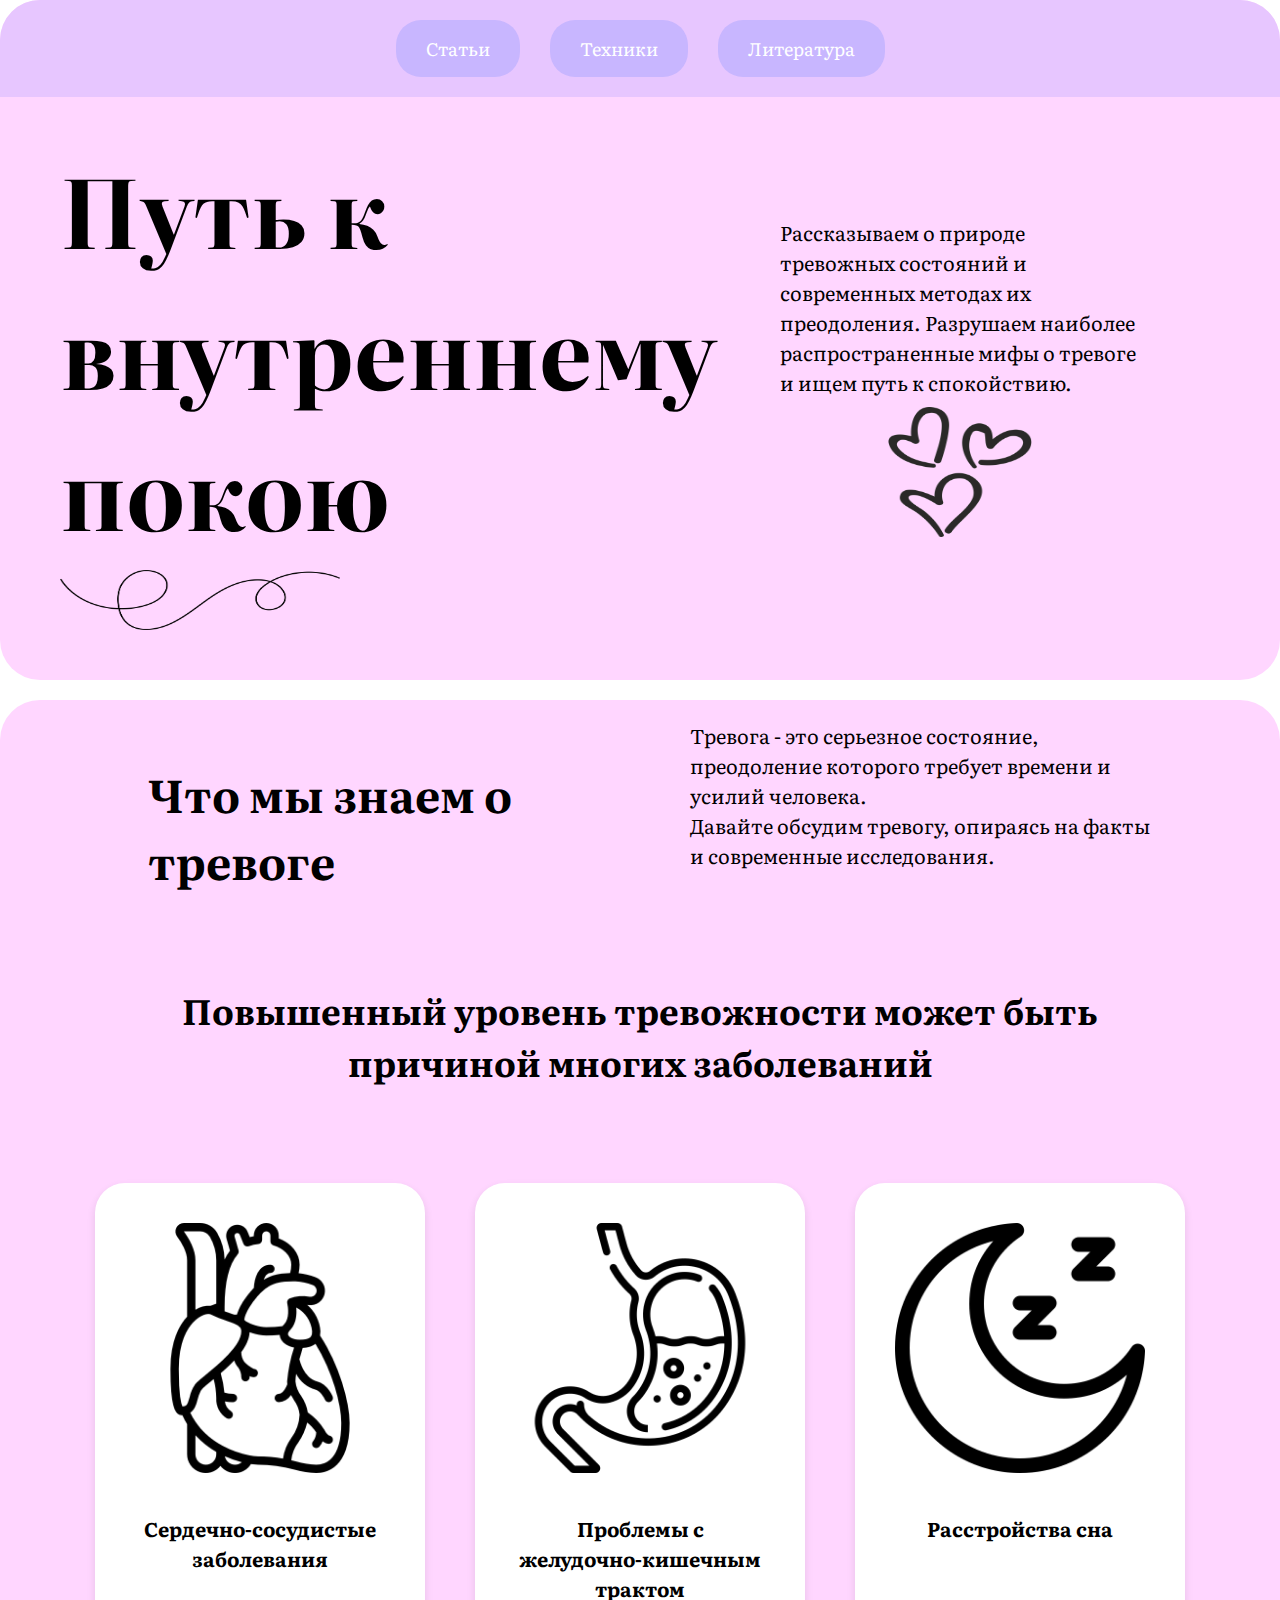
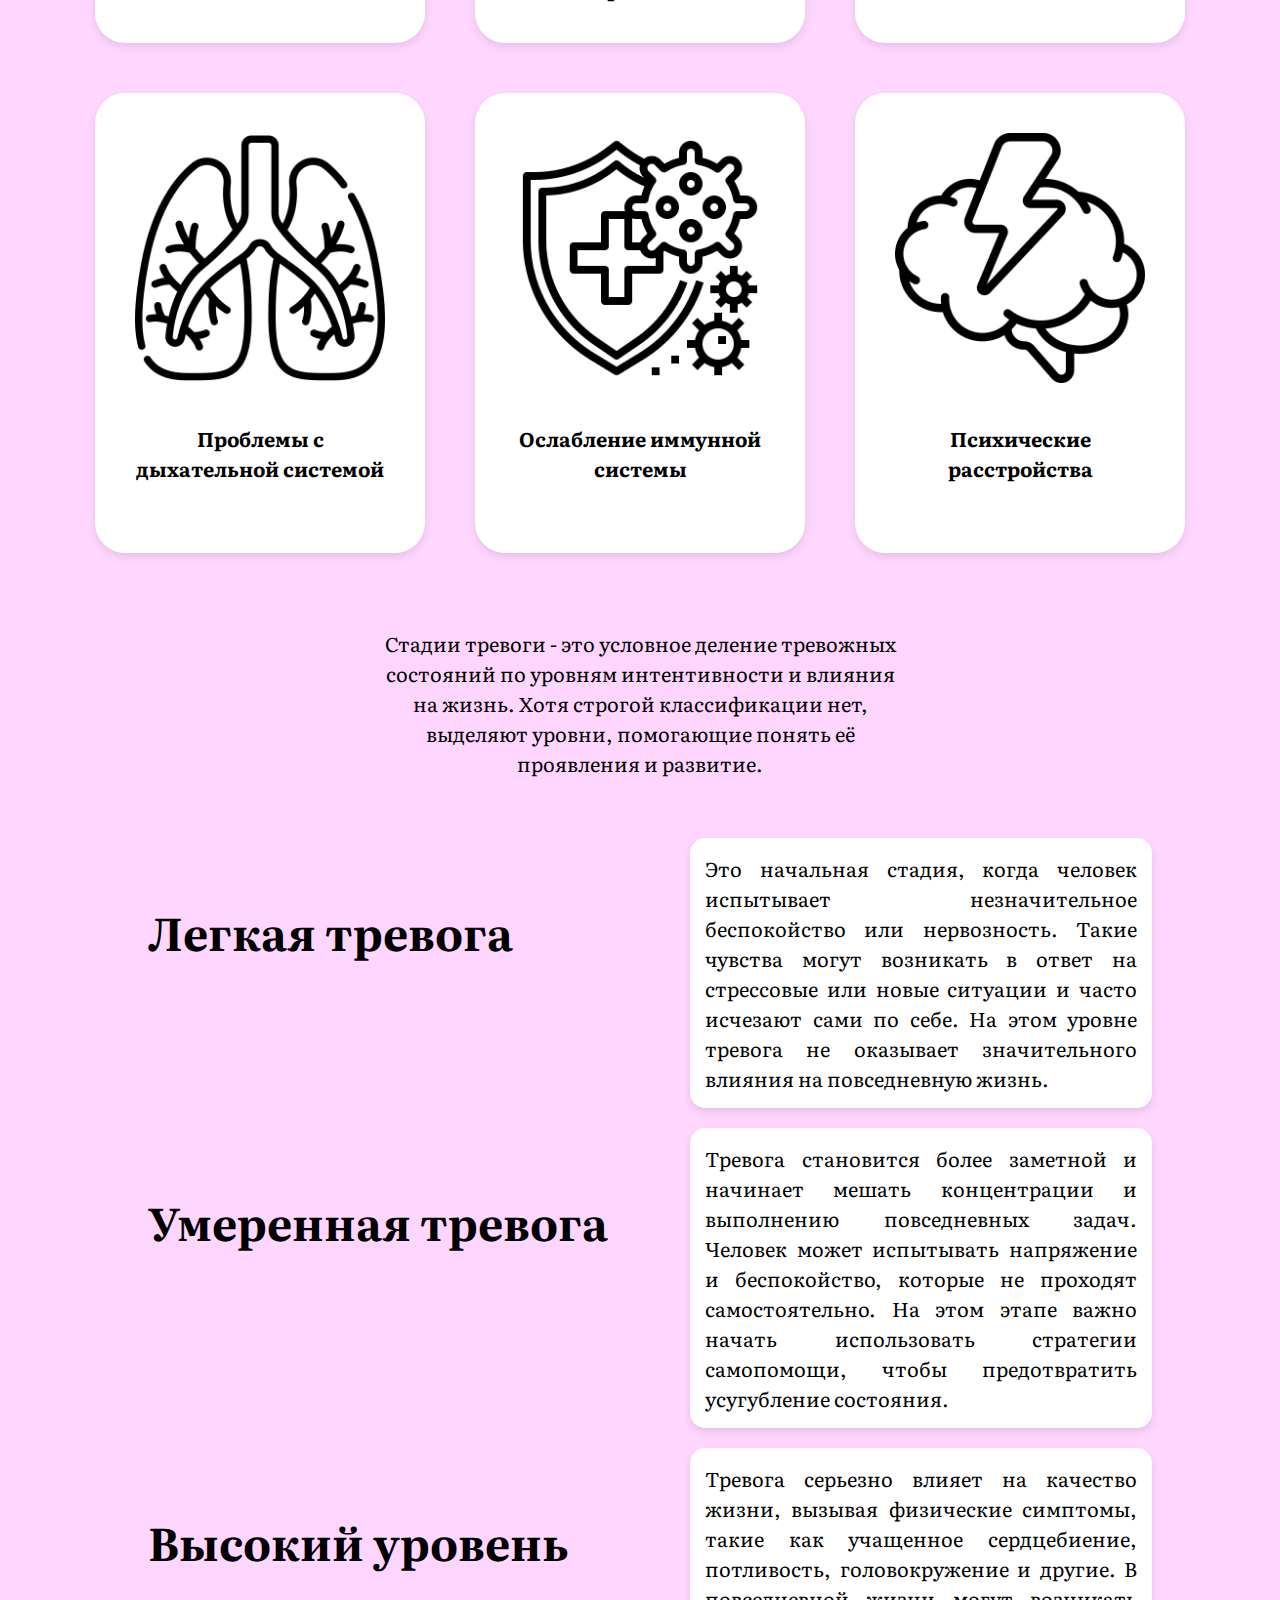
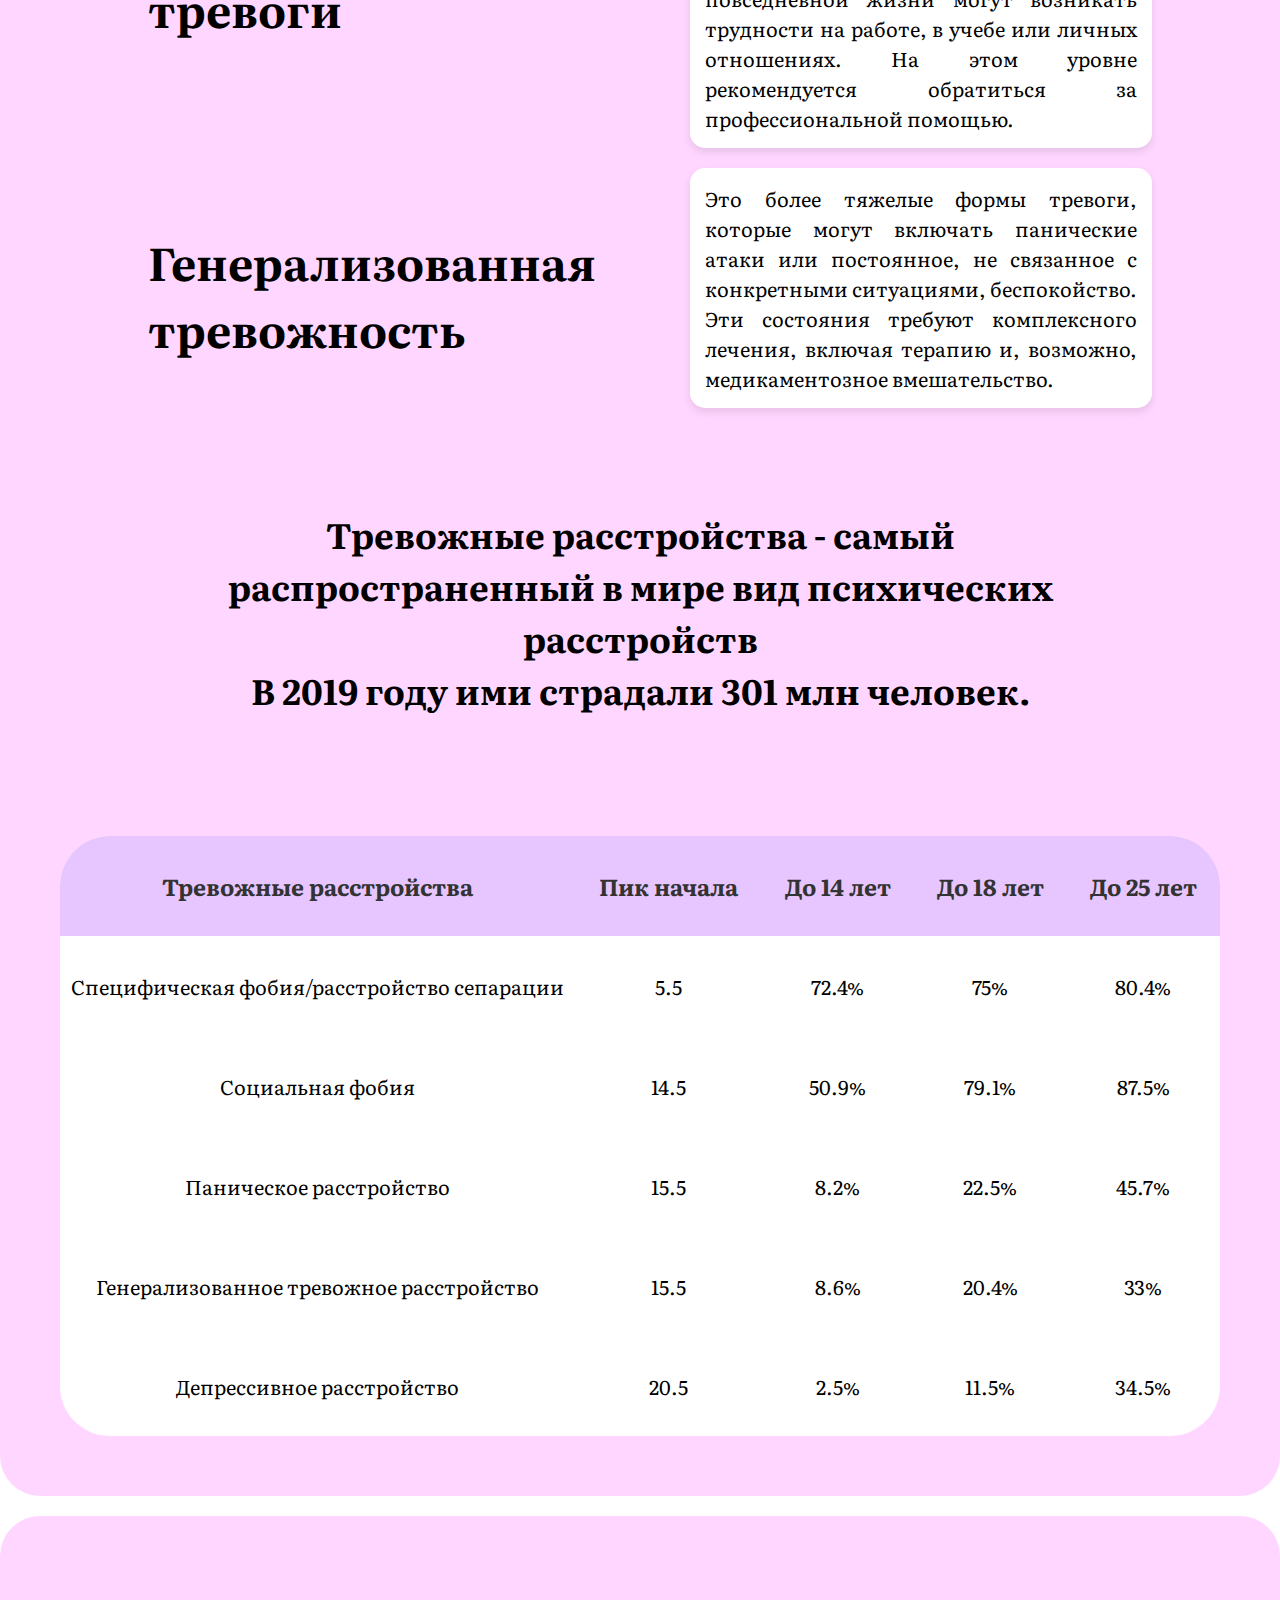
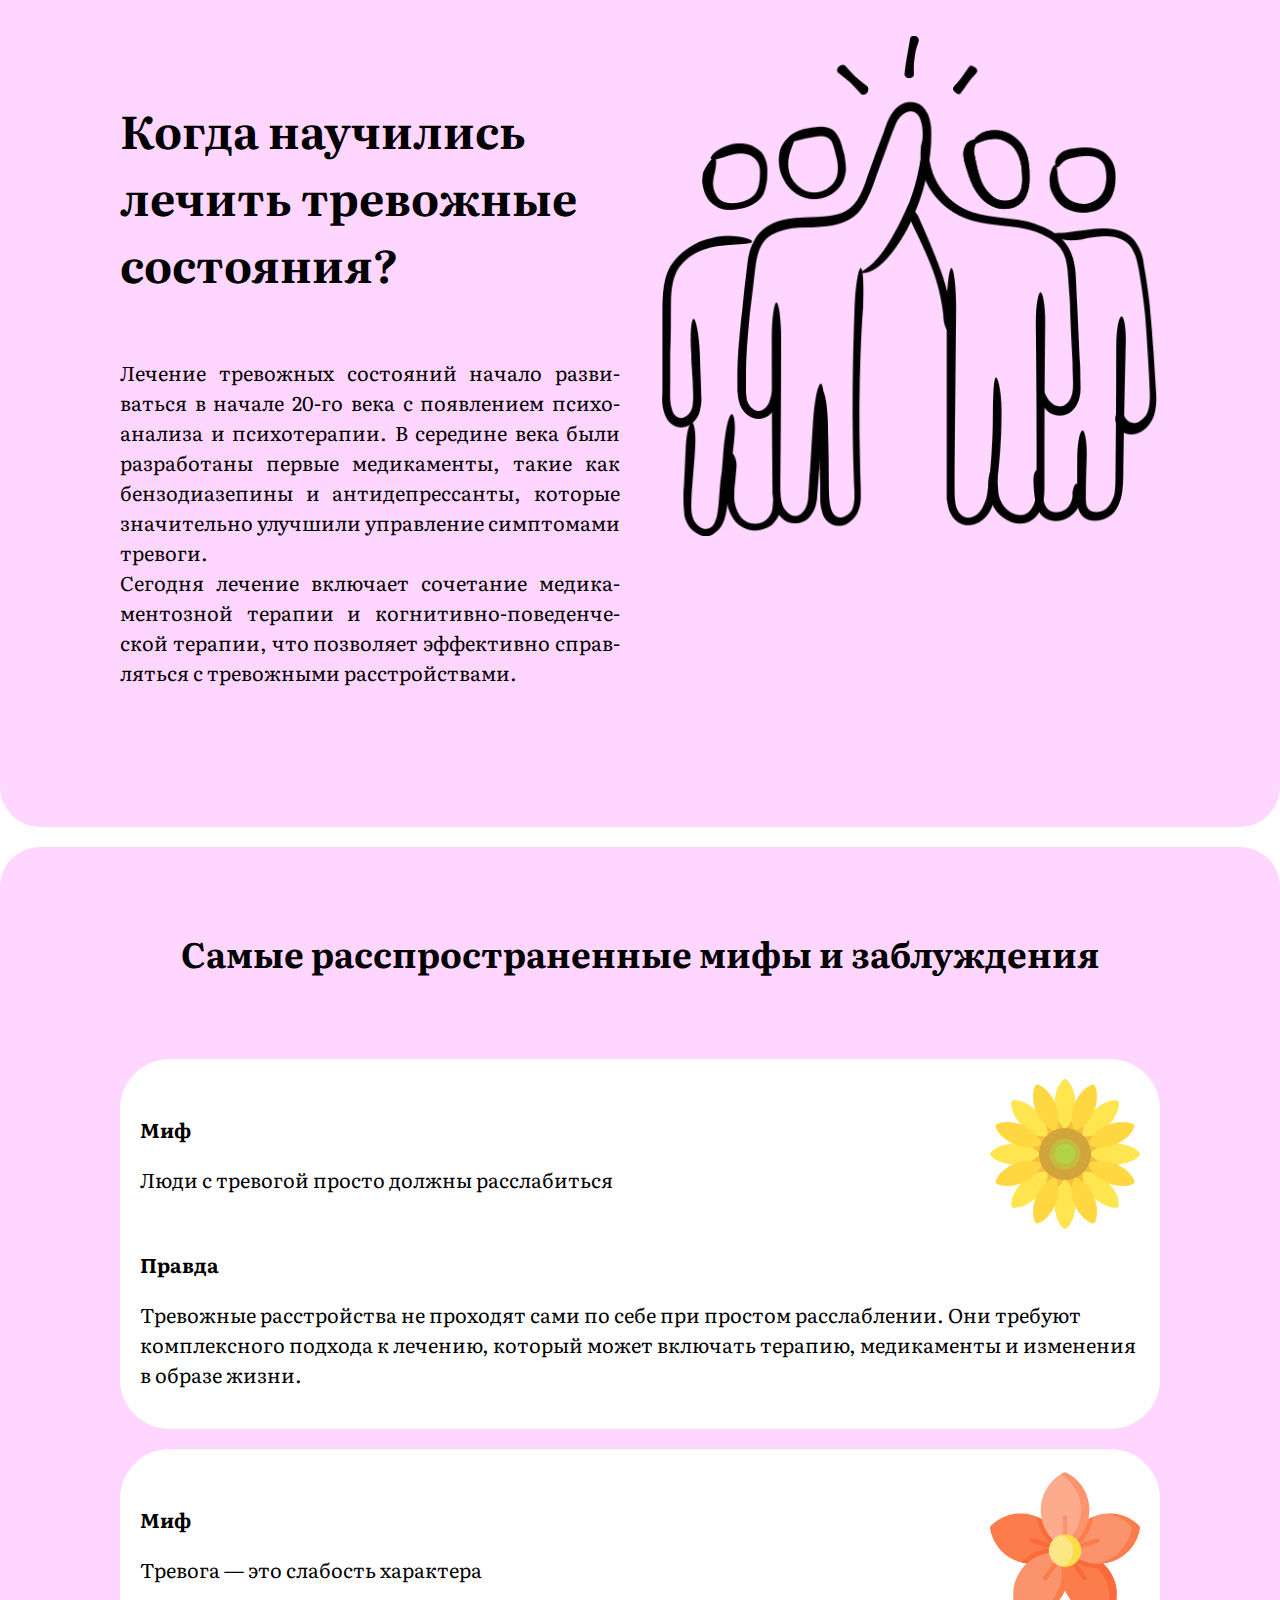
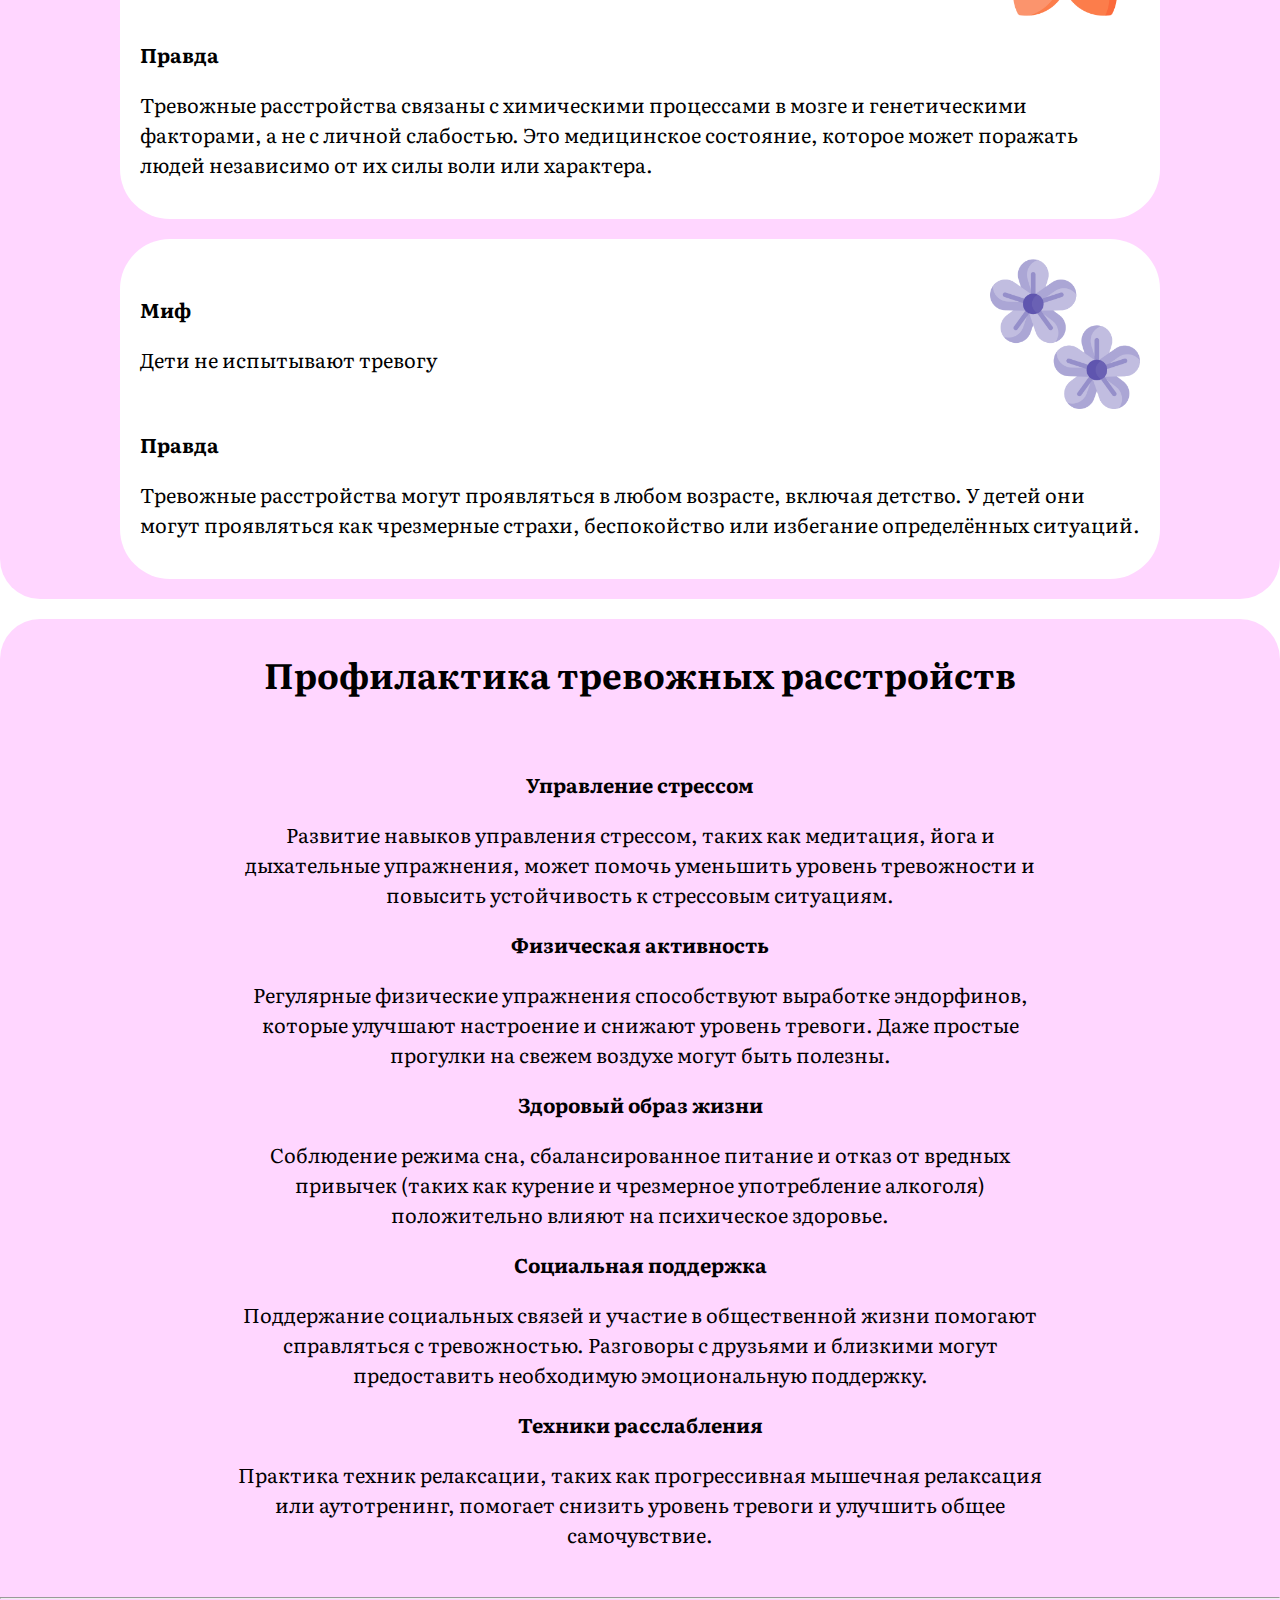
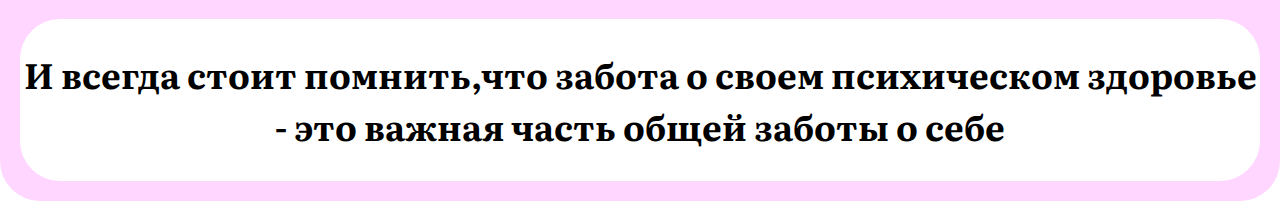
<file: index.html>
<!DOCTYPE html>
<html lang="ru">
 <head>
  <meta charset="utf-8">
  <title>Добро пожаловать</title>
  <link rel="stylesheet" href="https://fonts.googleapis.com/css2?family=Literata:wght@400;700&display=swap">
  <link rel="stylesheet" type="text/css" href="styles.css">
  <link rel="icon" type="image/x-icon" href="images/favicon.ico">
 </head>
 <body>
 <div class="content-wrapper">
 <div class="navbar">
 <button>
  <a href="статьи.html">Статьи</a>
  </button>
  <button>
  <a href="техники.html">Техники</a>
  </button>
  <button>
  <a href="литература.html">Литература</a>
  </button>
  </div>
  <div class="header-container">
   <div class="left-section">
  <h1>
  Путь к внутреннему покою
  </h1>
  <img src="images/line.png" width="280" height="60">
  </div>
  <div class="text-and-image">
  <p>
  Рассказываем о природе тревожных состояний и современных методах их преодоления. Разрушаем наиболее распространенные мифы о тревоге и ищем путь к спокойствию.
  </p>
  <center>
  <img src="images/heart.png" width="180" height="130">
  </center>
  </div>
  </div>
  </div>
  <div class="content-wrapper">
  <div class="text-container">
  <h4>
  Что мы знаем о тревоге
  </h4>
  <p>
	Тревога - это серьезное состояние, преодоление которого требует времени и усилий человека. 
	<br>
	Давайте обсудим тревогу, опираясь на факты и современные исследования.
  </p>
  </div>
  <center>
  <h2 class="compact-title">
  Повышенный уровень тревожности может быть причиной многих заболеваний
  </h2>
  </center>
  <div class="grid-container">
  <div class="grid-item">
  <div class="img-item" data-title="Продолжительная тревога может привести к повышенному артериальному давлению и увеличению риска сердечно-сосудистых заболеваний, таких как инфаркт и инсульт.">
  <img src="images/realheart.png">
  </div>
  <h3>
  Сердечно-сосудистые заболевания
  </h3>
  </div>
  <div class="grid-item">
  <center>
  <div class="img-item" data-title="Состояния тревоги могут вызвать или усугубить такие проблемы, как синдром раздраженного кишечника (СРК), язвы и гастрит.">
  <img src="images/stomach.png">
  </div>
  </center>
  <center>
  <h3>
  Проблемы с желудочно-кишечным трактом
  </h3>
  </div>
  <div class="grid-item">
  </center>
  <div class="img-item" data-title="Тревога часто приводит к бессоннице и другим нарушениям сна, что может снизить качество жизни и ухудшить общее состояние здоровья." >
  <img src="images/sleep.png">
  </div>
  <h3>
  Расстройства сна
  </h3>
  </div>
  <div class="grid-item">
  <div class="img-item" data-title="У людей с тревожными расстройствами может наблюдаться учащенное дыхание или гипервентиляция, что иногда приводит к паническим атакам." >
  <img src="images/lungs.png">
  </div>
  <h3>
  Проблемы с дыхательной системой
  </h3>
  </div>
  <div class="grid-item">
  <center>
  <div class="img-item" data-title="Хроническая тревога может ослабить иммунную систему, делая человека более восприимчивым к инфекциям и болезням." >
  <img src="images/virus.png">
  </div>
  </center>
  <center>
  <h3>
  Ослабление иммунной системы
  </h3>
  </div>
  <div class="grid-item">
  </center>
  <div class="img-item" data-title="Тревога может способствовать развитию депрессии и других психических расстройств, создавая замкнутый круг, в котором одно состояние усиливает другое." >
  <img src="images/stress.png">
  </div>
  <h3>
  Психические расстройства
  </h3>
  </div>
  </div>
  <div class="content-wrapper">
  <div class="intro-text">
  <p>
  Стадии тревоги - это условное деление тревожных состояний по уровням интентивности и влияния на жизнь. Хотя строгой классификации нет, выделяют уровни, помогающие понять её проявления и развитие. 
  </p>
  </div>
  <div class="text-container">
  <h4>
  Легкая тревога
  </h4>
  <div class="p-wrapper">
  <p>
  Это начальная стадия, когда человек испытывает незначительное беспокойство или нервозность. Такие чувства могут возникать в ответ на стрессовые или новые ситуации и часто исчезают сами по себе. На этом уровне тревога не оказывает значительного влияния на повседневную жизнь.
  </p>
  </div>
  </div>
  <div class="text-container">
  <h4>
  Умеренная тревога
  </h4>
  <div class="p-wrapper">
  <p>
  Тревога становится более заметной и начинает мешать концентрации и выполнению повседневных задач. Человек может испытывать напряжение и беспокойство, которые не проходят самостоятельно. На этом этапе важно начать использовать стратегии самопомощи, чтобы предотвратить усугубление состояния.
  </p>
  </div>
  </div>
  <div class="text-container">
  <h4>
  Высокий уровень тревоги
  </h4>
  <div class="p-wrapper">
  <p>
  Тревога серьезно влияет на качество жизни, вызывая физические симптомы, такие как учащенное сердцебиение, потливость, головокружение и другие. В повседневной жизни могут возникать трудности на работе, в учебе или личных отношениях. На этом уровне рекомендуется обратиться за профессиональной помощью.
  </p>
  </div>
  </div>
  <div class="text-container">
  <h4>
  Генерализованная тревожность
  </h4>
  <div class="p-wrapper">
  <p>
  Это более тяжелые формы тревоги, которые могут включать панические атаки или постоянное, не связанное с конкретными ситуациями, беспокойство. Эти состояния требуют комплексного лечения, включая терапию и, возможно, медикаментозное вмешательство.
  </p>
  </div>
  </div>
  </div>
  <center>
  <h2 class="compact-title">
  Тревожные расстройства - самый распространенный в мире вид психических расстройств<br>В 2019 году ими страдали 301 млн человек.
  </h2>
  </center>
  <div class="content-wrapper">
  <div class="text-and-table-container">
  <div class="text-content">
  <table class="table-style">
  <thead>
   <tr>
    <th>Тревожные расстройства</th>
	<th>Пик начала</th>
	<th>До 14 лет</th>
	<th>До 18 лет</th>
	<th>До 25 лет</th>
   </tr>
   </thead>
   <tbody>
   <tr>
    <td>Специфическая фобия/расстройство сепарации</td>
	<td>5.5</td>
	<td>72.4%</td>
	<td>75%</td>
	<td>80.4%</td>
   </tr>
   <tr>
    <td>Социальная фобия</td>
	<td>14.5</td>
	<td>50.9%</td>
	<td>79.1%</td>
	<td>87.5%</td>
   </tr>
   <tr>
    <td>Паническое расстройство</td>
	<td>15.5</td>
	<td>8.2%</td>
	<td>22.5%</td>
	<td>45.7%</td>
   </tr>
   <tr>
    <td>Генерализованное тревожное расстройство</td>
	<td>15.5</td>
	<td>8.6%</td>
	<td>20.4%</td>
	<td>33%</td>
   </tr>
   <tr>
    <td>Депрессивное расстройство</td>
	<td>20.5</td>
	<td>2.5%</td>
	<td>11.5%</td>
	<td>34.5%</td>
   </tr>
   </tbody>
  </table>
  </div>
  </div>
  </div>
  </div>
  <div class="content-wrapper">
  <div class="text-and-image-container">
  <div class="text-section">
  <h4>
  Когда научились лечить тревожные состояния?
  </h4>
  <p>
  Лечение тревожных состояний начало развиваться в начале 20-го века с появлением психоанализа и психотерапии. В середине века были разработаны первые медикаменты, такие как бензодиазепины и антидепрессанты, которые значительно улучшили управление симптомами тревоги. <br> Сегодня лечение включает сочетание медикаментозной терапии и когнитивно-поведенческой терапии, что позволяет эффективно справляться с тревожными расстройствами.
  </p>
  </div>
  <div class="image-section">
  <img src="images/group.png" width="500">
  </div>
  </div>
  </div>
  
  <div class="content-wrapper">
  <h2 class="compact-title">
  Самые расспространенные мифы и заблуждения
  </h2>
  <div class="myth-block">
  <div class="myth-content">
  <div>
  <h3>
  Миф
  </h3>
  <p>
  Люди с тревогой просто должны расслабиться
  </p>
  </div>
  <img src="images/sunflower.png">
  </div>
  <div class="truth-content">
  <h3>
  Правда
  </h3>
  <p>
  Тревожные расстройства не проходят сами по себе при простом расслаблении. Они требуют комплексного подхода к лечению, который может включать терапию, медикаменты и изменения в образе жизни.
  </p>
  </div>
  </div>
  
  <div class="myth-block">
  <div class="myth-content">  
  <div>
  <h3>
  Миф
  </h3>
  <p>
  Тревога — это слабость характера
  </p>
  </div>
  <img src="images/flower.png">
  </div>
  <div class="truth-content">
  <h3>
  Правда
  </h3>
  <p>
  Тревожные расстройства связаны с химическими процессами в мозге и генетическими факторами, а не с личной слабостью. Это медицинское состояние, которое может поражать людей независимо от их силы воли или характера.
  </p>
  </div>
  </div>
  
  <div class="myth-block">
  <div class="myth-content">
  <div>
  <h3>
  Миф
  </h3>
  <p>
  Дети не испытывают тревогу
  </p>
  </div>
  <img src="images/blue-flowers.png">
  </div>
  <div class="truth-content">
  <h3>
  Правда
  </h3>
  <p>
  Тревожные расстройства могут проявляться в любом возрасте, включая детство. У детей они могут проявляться как чрезмерные страхи, беспокойство или избегание определённых ситуаций.
  </p>
  </div>
  </div>
  </div>
  <div class="content-wrapper">
  <center>
  <h2>
  Профилактика тревожных расстройств
  </h2>
  <div class="text-center">
  <h3>
  Управление стрессом
  </h3>
  <p>
  Развитие навыков управления стрессом, таких как медитация, йога и дыхательные упражнения, может помочь уменьшить уровень тревожности и повысить устойчивость к стрессовым ситуациям.
  </p>
  <h3>
  Физическая активность
  </h3>
  <p>
  Регулярные физические упражнения способствуют выработке эндорфинов, которые улучшают настроение и снижают уровень тревоги. Даже простые прогулки на свежем воздухе могут быть полезны.
  </p>
  <h3>
  Здоровый образ жизни
  </h3>
  <p>
  Соблюдение режима сна, сбалансированное питание и отказ от вредных привычек (таких как курение и чрезмерное употребление алкоголя) положительно влияют на психическое здоровье.
  </p>
  <h3>
  Социальная поддержка
  </h3>
  <p>
  Поддержание социальных связей и участие в общественной жизни помогают справляться с тревожностью. Разговоры с друзьями и близкими могут предоставить необходимую эмоциональную поддержку.
  </p>
  <h3>
  Техники расслабления
  </h3>
  <p>
  Практика техник релаксации, таких как прогрессивная мышечная релаксация или аутотренинг, помогает снизить уровень тревоги и улучшить общее самочувствие.
  </p>
  </div>
  </center>
  
  <hr>
  <center>
  <div class="fff">
  <h2>
  И всегда стоит помнить,что забота о своем психическом здоровье - это важная часть общей заботы о себе
  </h2>
  </div>
  </center>
  </div>
 </body>
</html>
</file>
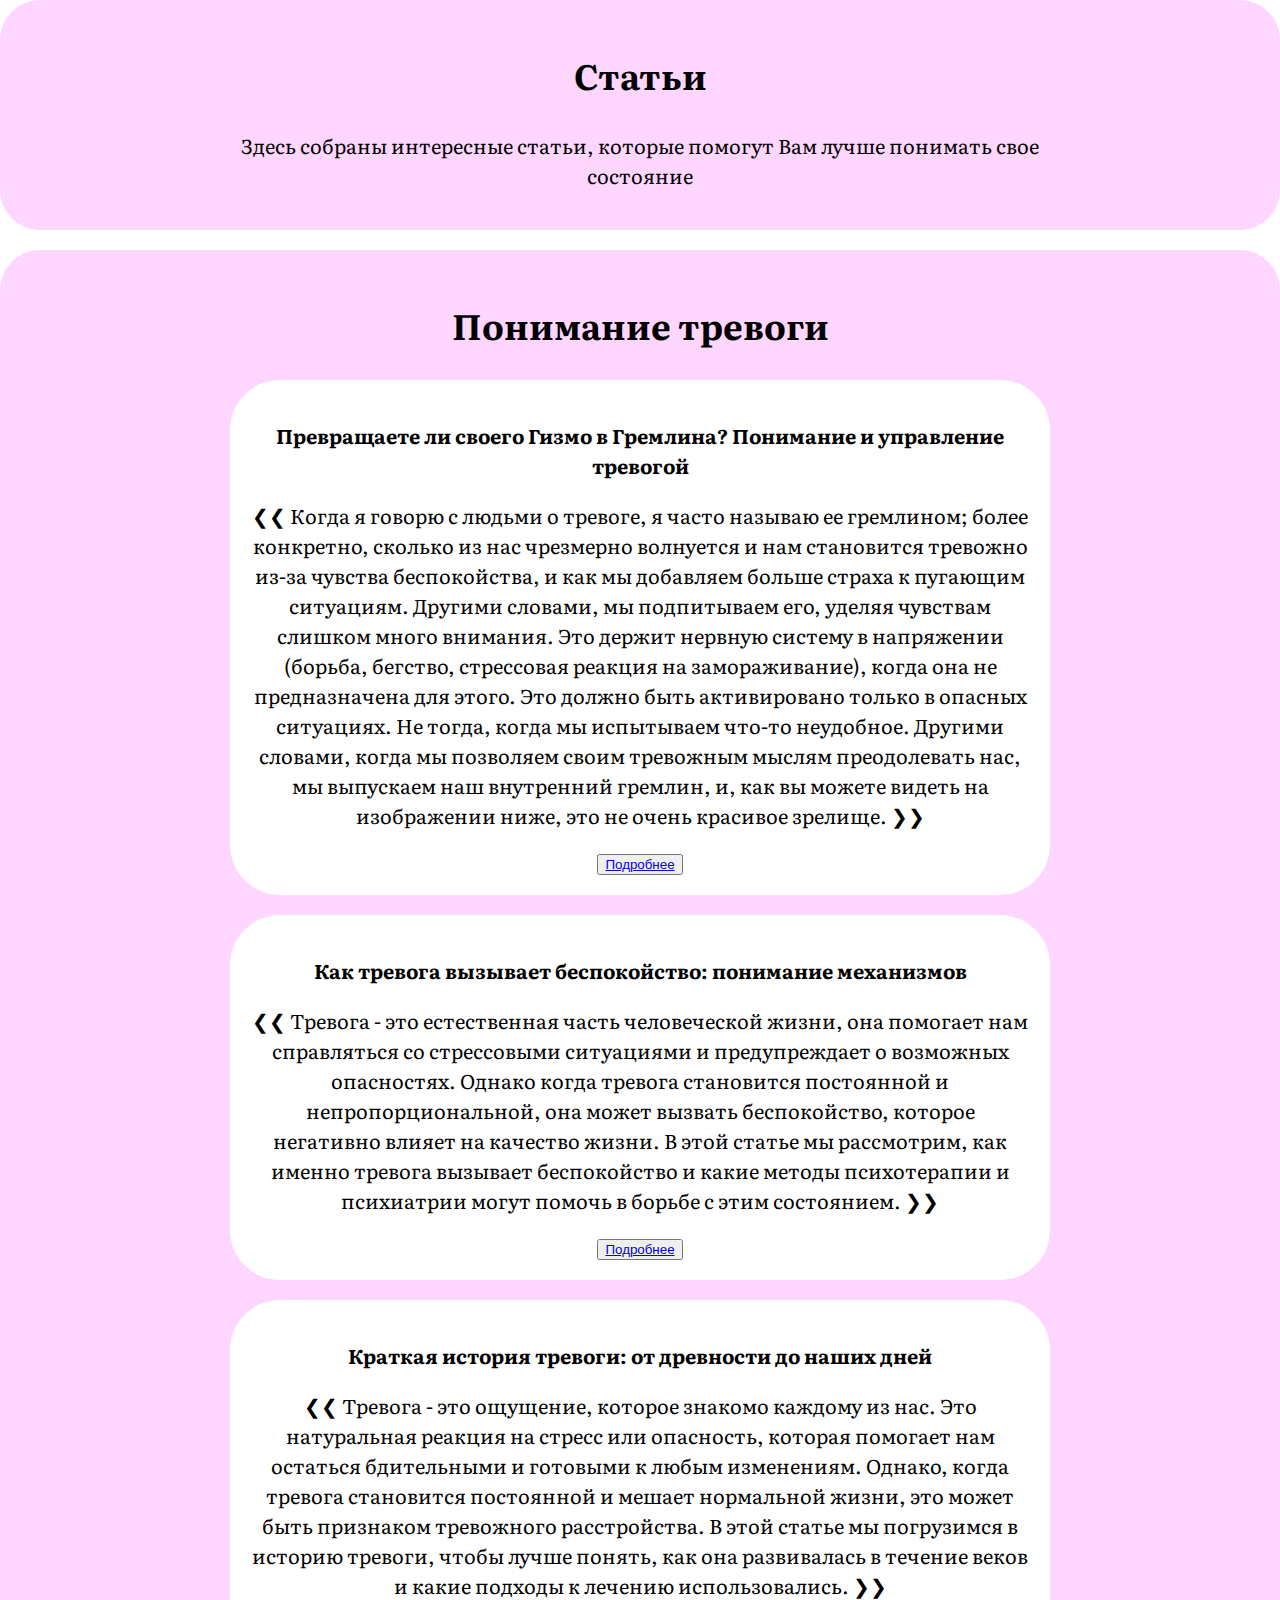
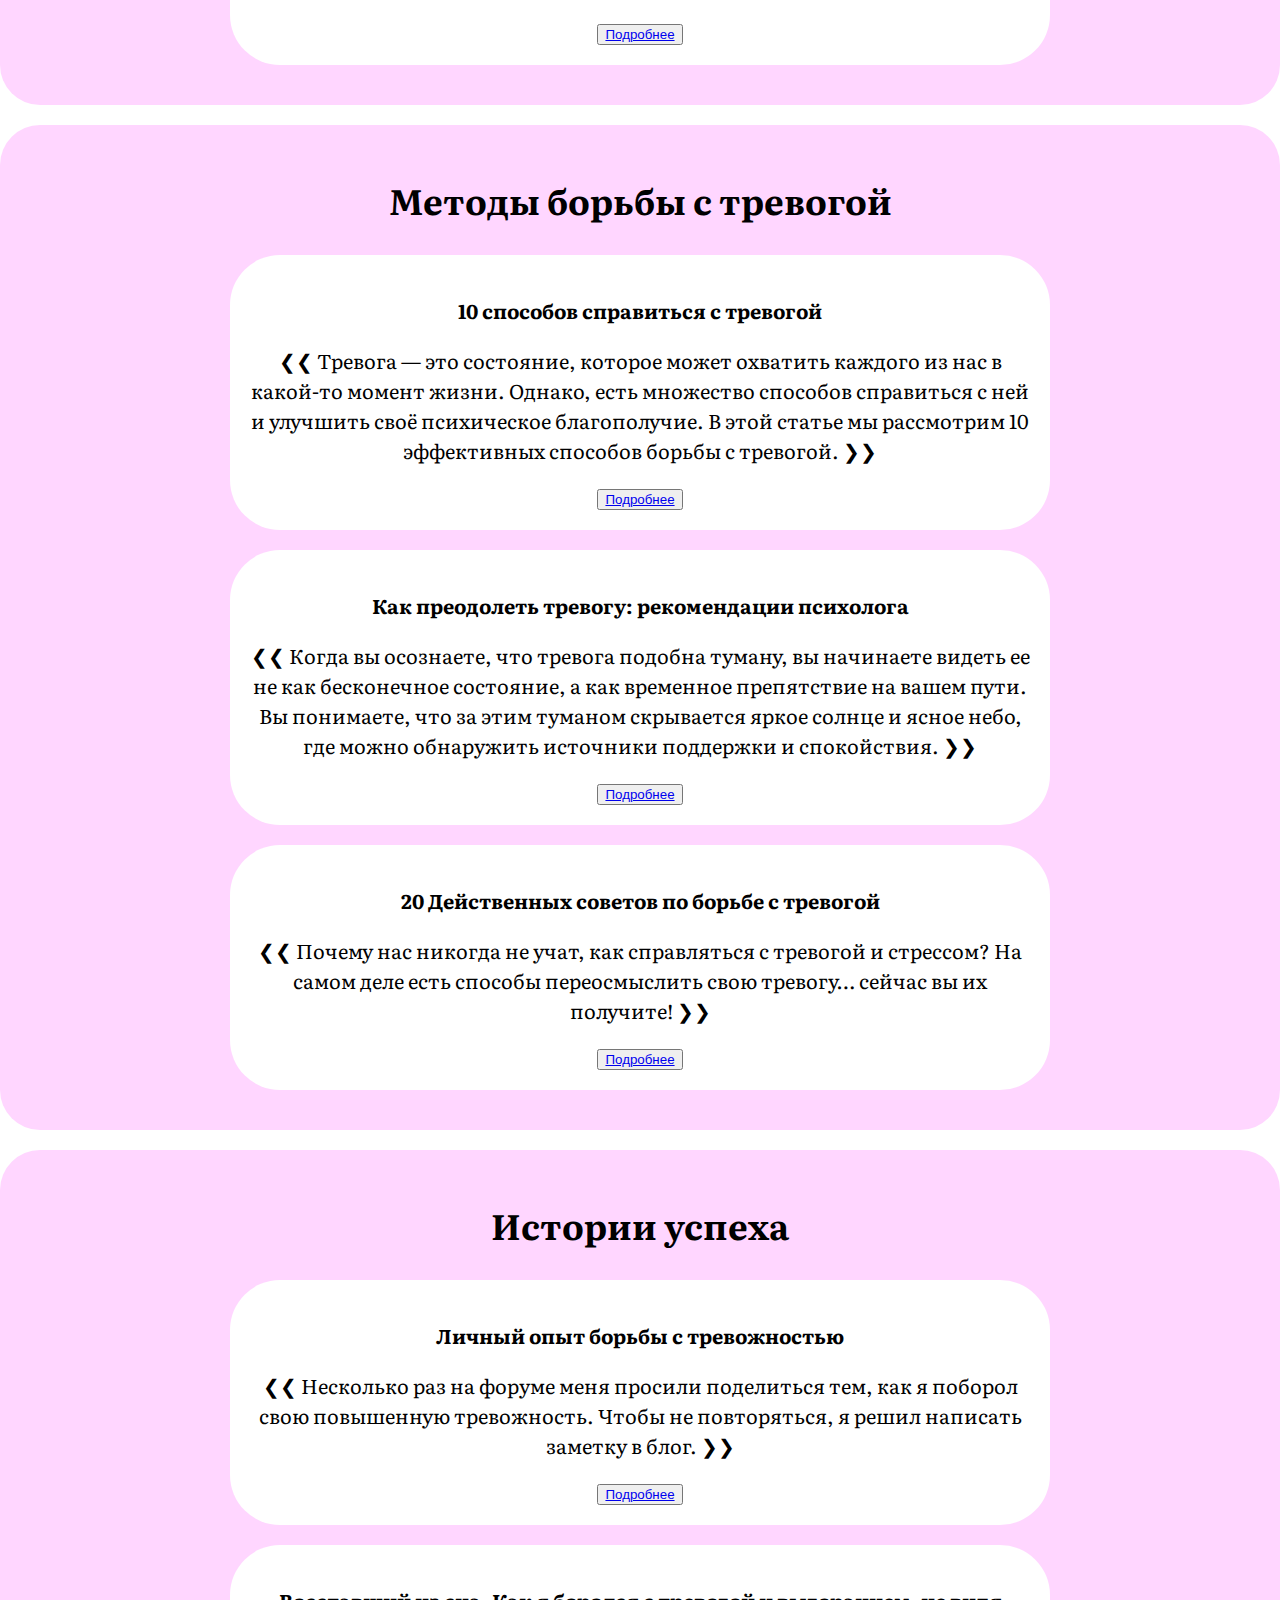
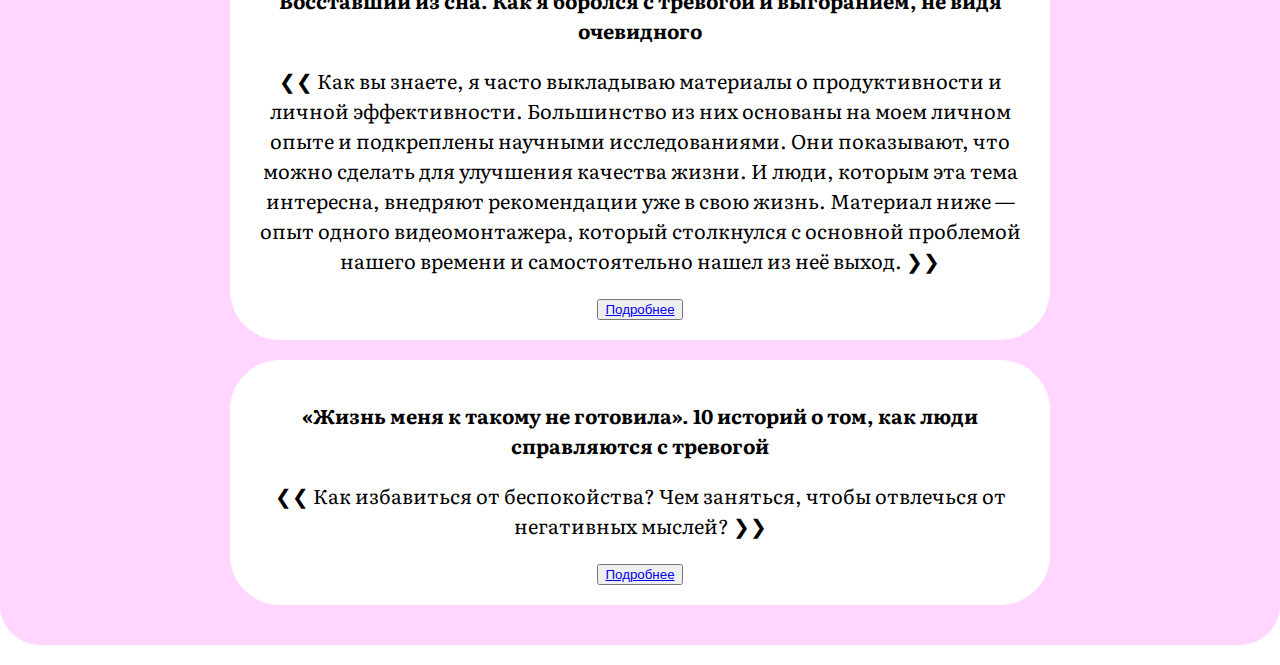
<file: статьи.html>
<!DOCTYPE html>
<html>
<head>
 <meta charset="utf-8">
 <title>Статьи</title>
 <link rel="stylesheet" href="https://fonts.googleapis.com/css2?family=Literata:wght@400;700&display=swap">
 <link rel="stylesheet" type="text/css" href="styles.css">
 <link rel="icon" type="image/x-icon" href="images/favicon.ico">
</head>
<body>
 <div class="content-wrapper">
 <div class="text-center">
 <center>
 <h2>Статьи</h2>
 <p>Здесь собраны интересные статьи, которые помогут Вам лучше понимать свое состояние</p>
 </center>
 </div>
 </div>
 
 <div class="content-wrapper">
 <div class="text-center">
 <center>
 <h2>Понимание тревоги</h2>
 </center>
 <div class="myth-block">
 <center>
 <h3>Превращаете ли своего Гизмо в Гремлина? Понимание и управление тревогой</h3>
 <p>❮❮ Когда я говорю с людьми о тревоге, я часто называю ее гремлином; более конкретно, сколько из нас чрезмерно волнуется и нам 
 становится тревожно из-за чувства беспокойства, и как мы добавляем больше страха к пугающим ситуациям. Другими словами, мы подпитываем его, 
 уделяя чувствам слишком много внимания. Это держит нервную систему в напряжении (борьба, бегство, стрессовая реакция на замораживание), 
 когда она не предназначена для этого. Это должно быть активировано только в опасных ситуациях. Не тогда, когда мы испытываем что-то неудобное.
 Другими словами, когда мы позволяем своим тревожным мыслям преодолевать нас, мы выпускаем наш внутренний гремлин, и, 
 как вы можете видеть на изображении ниже, это не очень красивое зрелище. ❯❯</p>
 <div class="link">
 <button>
 <a href="https://patientworthy.com/ru/2021/07/13/превращение-гизмо-гремлин-понимание/">Подробнее</a>
 </button>
 </div>
 </center>
 </div>
 
 <div class="myth-block">
 <center>
 <h3>Как тревога вызывает беспокойство: понимание механизмов</h3>
 <p>❮❮ Тревога - это естественная часть человеческой жизни, она помогает нам справляться со стрессовыми ситуациями и предупреждает о возможных опасностях. 
 Однако когда тревога становится постоянной и непропорциональной, она может вызвать беспокойство, которое негативно влияет на качество жизни.
 В этой статье мы рассмотрим, как именно тревога вызывает беспокойство и какие методы психотерапии и психиатрии 
 могут помочь в борьбе с этим состоянием. ❯❯</p>
 <div class="link">
 <button>
 <a href="https://neirology.com/blog/kak-trevoga-vyzyvaet-bespokojstvo-ponimanie-mehanizmov">Подробнее</a>
 </button>
 </div>
 </center>
 </div>
 
 <div class="myth-block">
 <center>
 <h3>Краткая история тревоги: от древности до наших дней</h3>
 <p>❮❮ Тревога - это ощущение, которое знакомо каждому из нас. Это натуральная реакция на стресс или опасность, 
 которая помогает нам остаться бдительными и готовыми к любым изменениям. Однако, когда тревога становится постоянной и мешает нормальной жизни, 
 это может быть признаком тревожного расстройства. 
 В этой статье мы погрузимся в историю тревоги, чтобы лучше понять, как она развивалась в течение веков и какие подходы к лечению использовались. ❯❯</p>
 <div class="link">
 <button>
 <a href="https://ekb.neirology.com/blog/kratkaya-istoriya-trevogi-ot-drevnosti-do-nashih-dnej">Подробнее</a>
 </button>
 </div>
 </center>
 </div>
 </div>
 </div>
 
 <div class="content-wrapper">
 <div class="text-center">
 <center>
 <h2>Методы борьбы с тревогой</h2>
 </center>
 <div class="myth-block">
 <center>
 <h3>10 способов справиться с тревогой</h3>
 <p>❮❮ Тревога — это состояние, которое может охватить каждого из нас в какой-то момент жизни. Однако, 
 есть множество способов справиться с ней и улучшить своё психическое благополучие. В этой статье мы рассмотрим 
 10 эффективных способов борьбы с тревогой. ❯❯</p>
 <div class="link">
 <button>
 <a href="https://www.b17.ru/article/484012/">Подробнее</a>
 </button>
 </div>
 </center>
 </div>
 
 <div class="myth-block">
 <center>
 <h3>Как преодолеть тревогу: рекомендации психолога</h3>
 <p>❮❮ Когда вы осознаете, что тревога подобна туману, вы начинаете видеть ее не как бесконечное состояние, а как временное препятствие на вашем пути. 
 Вы понимаете, что за этим туманом скрывается яркое солнце и ясное небо, где можно обнаружить источники поддержки и спокойствия. ❯❯</p>
 <div class="link">
 <button>
 <a href="https://www.b17.ru/article/kak_preodolet_trevogu/">Подробнее</a>
 </button>
 </div>
 </center>
 </div>
 
 <div class="myth-block">
 <center>
 <h3>20 Действенных советов по борьбе с тревогой</h3>
 <p>❮❮ Почему нас никогда не учат, как справляться с тревогой и стрессом? На самом деле есть способы переосмыслить свою тревогу… сейчас вы их получите! ❯❯</p>
 <div class="link">
 <button>
 <a href="https://www.b17.ru/article/20-metodov-borby-s-trevogoy/">Подробнее</a>
 </button>
 </div>
 </center>
 </div>
 </div>
 </div>
 
 <div class="content-wrapper">
 <div class="text-center">
 <center>
 <h2>Истории успеха</h2>
 </center>
 <div class="myth-block">
 <center>
 <h3>Личный опыт борьбы с тревожностью</h3>
 <p>❮❮ Несколько раз на форуме меня просили поделиться тем, как я поборол свою повышенную тревожность. Чтобы не повторяться, я решил написать заметку в блог. ❯❯</p>
 <div class="link">
 <button>
 <a href="https://www.b17.ru/journal/106966/">Подробнее</a>
 </button>
 </div>
 </center>
 </div>
 
 <div class="myth-block">
 <center>
 <h3>Восставший из сна. Как я боролся с тревогой и выгоранием, не видя очевидного</h3>
 <p>❮❮ Как вы знаете, я часто выкладываю материалы о продуктивности и личной эффективности. Большинство из них основаны на моем личном 
 опыте и подкреплены научными исследованиями. Они показывают, что можно сделать для улучшения качества жизни. И люди, которым эта тема интересна, 
 внедряют рекомендации уже в свою жизнь. 
 Материал ниже — опыт одного видеомонтажера, который столкнулся с основной проблемой нашего времени и самостоятельно нашел из неё выход. ❯❯</p>
 <div class="link">
 <button>
 <a href="https://habr.com/ru/articles/689696/">Подробнее</a>
 </button>
 </div>
 </center>
 </div>
 
 <div class="myth-block">
 <center>
 <h3>«Жизнь меня к такому не готовила». 10 историй о том, как люди справляются с тревогой</h3>
 <p>❮❮ Как избавиться от беспокойства? Чем заняться, чтобы отвлечься от негативных мыслей? ❯❯</p>
 <div class="link">
 <button>
 <a href="https://www.championat.com/lifestyle/article-4628395-kak-spravitsya-s-trevogoj-borba-s-trevozhnostyu-iz-lichnogo-opyta.html">Подробнее</a>
 </button>
 </div>
 </center>
 </div>
 </div>
 </div>
</body>
</html>
</file>
<file: styles.css>
body {
	margin: 0;
	background-color: #FFFFFF;
	font-family: 'Literata', serif;
}
h1 {
	font-size: 95px;
}
h2 {
	font-size: 35px;
}
h3 {
	font-size: 20px;
}
h4 {
	font-size: 45px;
}
p {
	font-size: 20px;
}
th {
	font-size: 20px;
}
td {
	font-size: 20px;
}
.header-container {
	overflow: hidden;
	padding: 40px;
	display: flex;
	justify-content: space-between;
	border-radius: 30px;
}
.left-section {
	float: left;
	width: 50%;
	padding-right: 10px;
	padding-left: 20px;
}
.left-section h1, .left-section img {
	display: block;
	margin: 0 0 10px 0;
}
.text-and-image {
	float: right;
	width: 30%;
	text-align: left;
	margin-right: 20px;
	padding-left: 10px;
	padding-top: 80px;
}
.text-and-image p {
	margin: 0 0 10px 0;
}
.text-and-image {
	display: block;
	margin: 0 auto;
}
.navbar {
	display: flex;
	justify-content: center;
	background-color: #E7C6FF;
	width: 100%;
	padding: 20px 0;
	box-sizing: border-box;
}
.navbar button {
	background-color: #C8B6FF;
	border: none;
	color: white;
	padding: 15px 30px;
	margin: 0 15px;
	border-radius: 25px;
	font-size: 18px;
	cursor: pointer;
	transition: background-color 0.3s;
}
.navbar button a {
	color: white;
	text-decoration: none;
	font-family: 'Literata', serif;
}
.navbar button:hover {
	background-color: #B8C0FF;
}
.content-wrapper{
	background-color: #FFD6FF;
	border-radius: 40px;
	overflow: hidden;
	margin: 20px 0;
	padding: 0;
}
.content-wrapper:first-of-type{
	margin-top:0 ;
}
table{
	margin: 20px;
}
.text-container{
	display: flex;
	justify-content: center;
	align-items: flex-start;
	margin: 0 auto;
	width: 80%;
	gap: 20px;
}
.text-container h4{
	float: left;
	width: 50%;
	padding-right: 10px;
	padding-left: 20px;
	flex-shrink: 0;
	margin-bottom: 10px;
	text-align: left;
}

text-container p{
	flex-grow: 1;
	text-align: justify;
	width: 90%;
}
.compact-title{
	max-width: 1000px;
	margin: 0 auto;
	text-align: center;
	margin-top: 80px;
	margin-bottom: 80px;
}
.grid-container{
	display: flex;
	flex-wrap: wrap;
	justify-content: center;
	gap: 20px;
	margin-top: 40px;
	max-width: 1200px;
	margin-left: auto;
	margin-right: auto;
}
.grid-item{
	background-color: #FFFFFF;
	border-radius: 30px;
	box-shadow: 0 4px 8px rgba(0, 0, 0, 0.1);
	padding: 40px;
	text-align: center;
	width: 250px;
	height: 380px;
	margin: 15px;
	position: relative;
}
.img-item{
	margin-bottom: 15px;
	position: relative;
	display: inline-block;
	width: 100%;
	height: auto;
}
.img-item img{
	width: 100%;
	object-fit: cover;
	display: block;
}
.img-item::after{
	content: attr(data-title);
	position: absolute;
	top: 0;
	left: 0;
	width: 100%;
	height: 100%;
	background-color: rgba(0, 0, 0, 0.85);
	color: #fff;
	display: flex;
	justify-content: center;
	align-items: center;
	padding: 20px;
	text-align: center;
	opacity: 0;
	transition: opacity 0.3s;
	z-index: 10;
	box-sizing: border-box;
	border-radius: 15px;
}
.img-item:hover::after{
	opacity: 1;
}
.intro-text{
	display: block;
	margin: 20px auto;
	width: 40%;
	text-align: center;
	margin-top: 40px;
	margin-bottom: 60px;
}
.p-wrapper{
	width: 80%;
	background-color: #FFFFFF;
	border-radius: 15px;
	padding: 15px;
	box-shadow: 0 4px 8px rgba(0, 0, 0, 0.1);
	margin-bottom: 20px;
}
.p-wrapper p{
	margin: 0;
	text-align: justify;
}
.text-and-table-container{
	display: flex;
	align-items: flex-start;
	justify-content: flex-start;
	margin: 20px auto;
	max-width: 1200px;
	gap: 20px;
}

.text-content{
	flex: 1;
	max-width: 400px;
}

.table-style{
	flex: 2;
	border-collapse: separate;
	border-spacing: 0;
	width: 290%;
	max-width: 1500px;
	height: 600px;
    overflow: hidden;
    border-radius: 50px;
    margin-left: 20px;
	background-color: #ffffff;
}

.table-style th, table-style td{
	padding: 20px;
	text-align: center;
	font-size: 18px;
	color: #333;
	height: 60px;
}

.table-style tbody td{
	text-align: center;
}

.table-style thead tr{
	background-color: #E7C6FF;
	color: #ffffff;
	text-align: center;
	font-weight: bold;
}

.table-style tbody tr{
	border-bottom: 1px solid #dddddd;
}

.table-style tbody tr:hover{
	background-color: #f1f1f1;
}

.table-style th{
	font-size: 23px;
}
.text-and-image-container {
	display: flex;
	justify-content: space-beetween;
	align-items: flex-start;
	gap: 20px;
	margin: 120px;
}

.text-and-image-container p{
	text-align: justify;
	hyphens: auto;
}

.text-section{
	flex: 1;
	max-width: 600px;
	margin-right: 20px;
}

.image-section{
	flex: 1;
	display: flex;
	justify-content: flex-end;
}

.image-section img{
	max-width: 100%;
	height: auto;
	margin-left: 20px;
}

.myth-block{
	background-color: #ffffff;
	border-radius: 50px;
	margin: 20px auto;
	padding: 20px;
	max-width: 1000px;
}

.myth-content{
	display: flex;
	align-items: center;
	justify-content: space-beetween;
	margin-bottom: 20px;
}

.myth-content div{
	flex: 1;
	text-align: left;
}

.myth-content img{
	max-width: 150px;
	height: auto;
	margin-left: 20px;
	border-radius: 10px;
}

.truth-content{
	text-align: left;
}
.text-center{
	max-width: 820px;
	margin: 0 auto;
	padding: 20px;
}
.fff{
	background-color: #FFFFFF;
	border-radius: 40px;
	overflow: hidden;
	margin: 20px 0;
	padding: 1;
	margin-left: 20px;
	margin-right: 20px;
}
</file>
